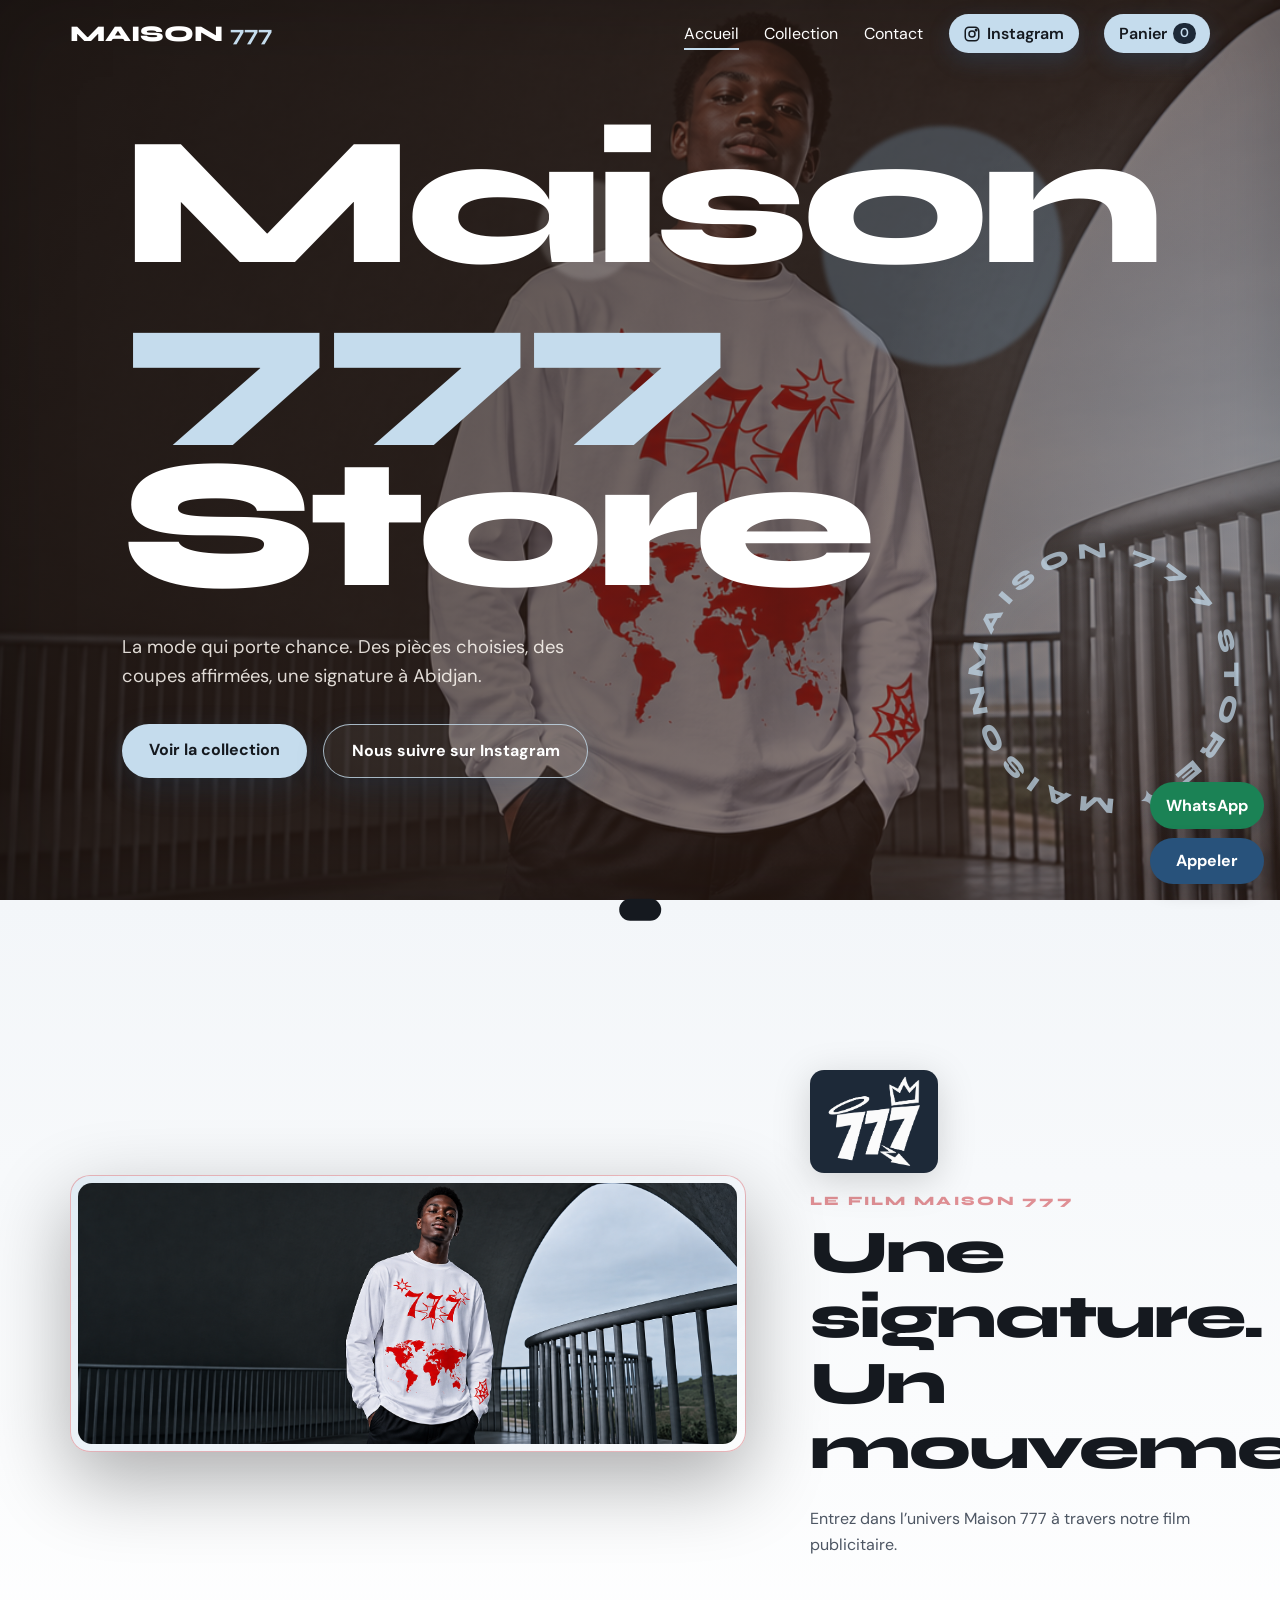
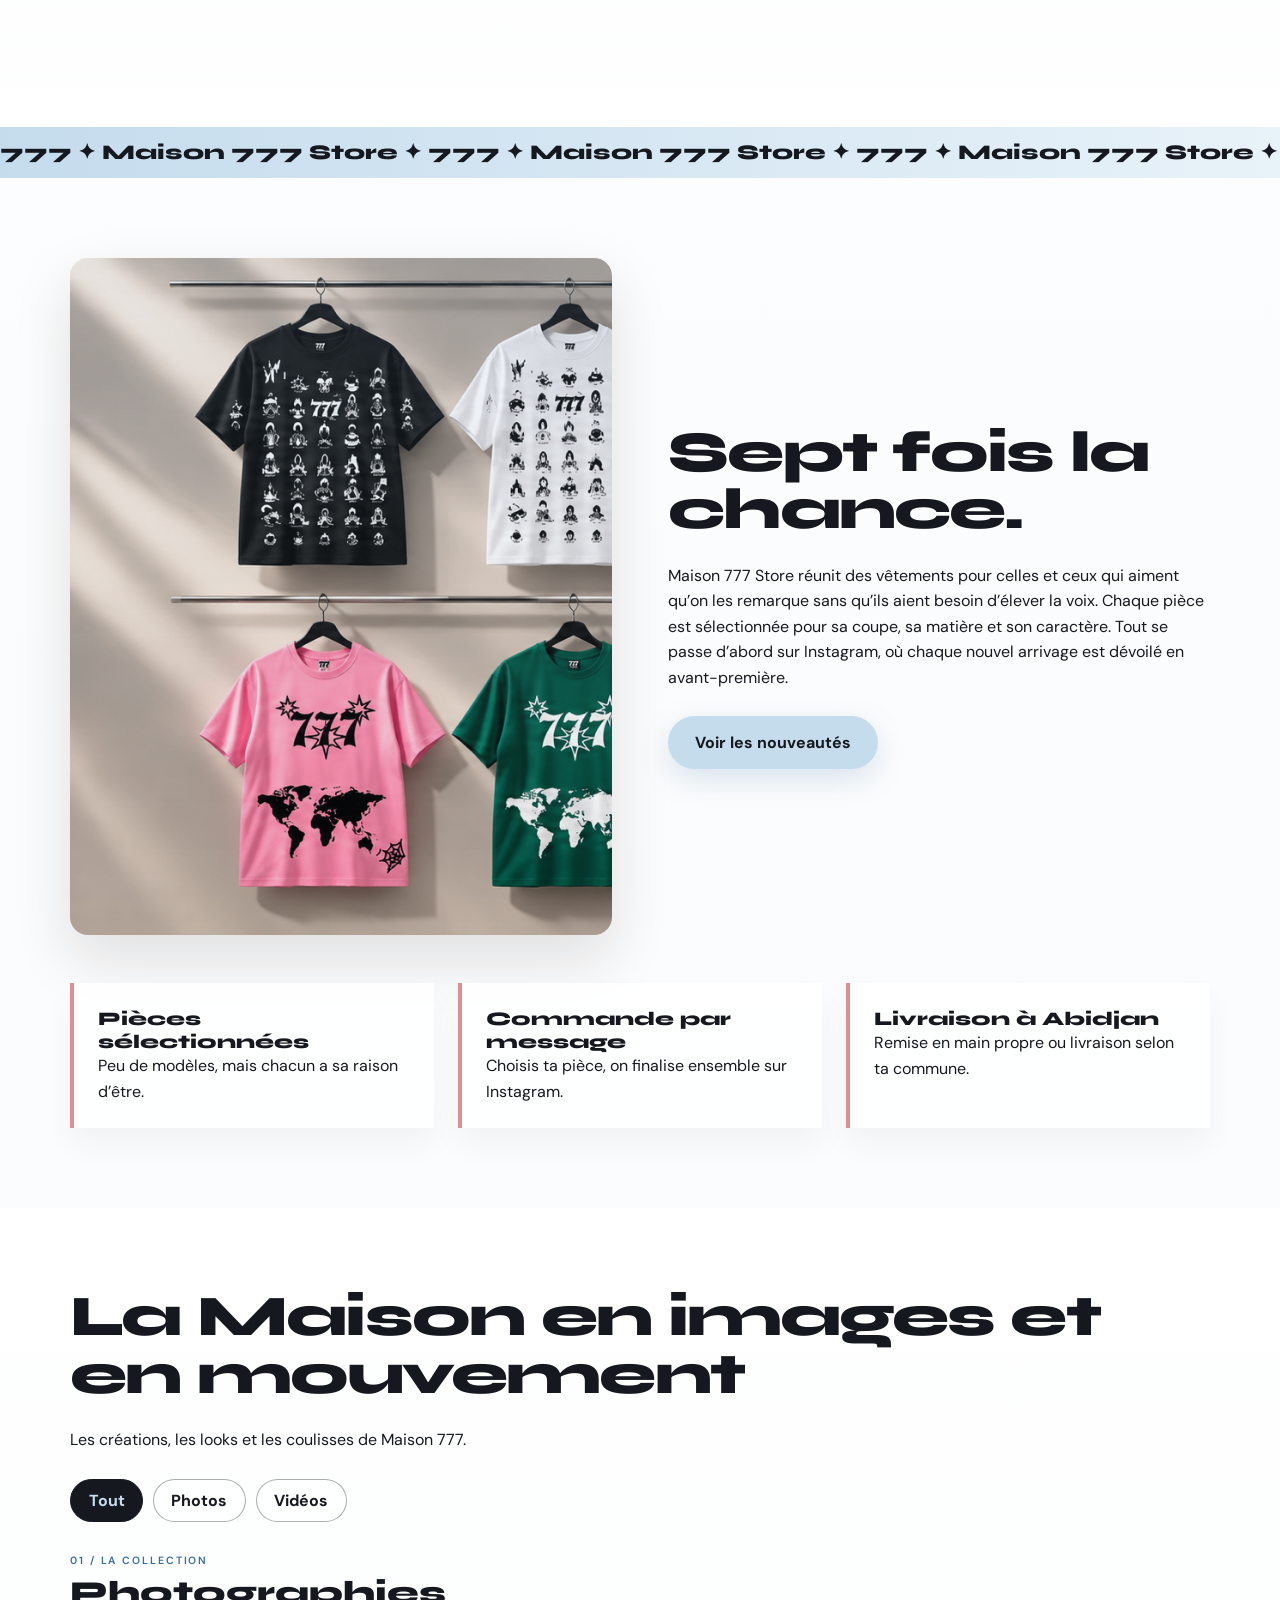
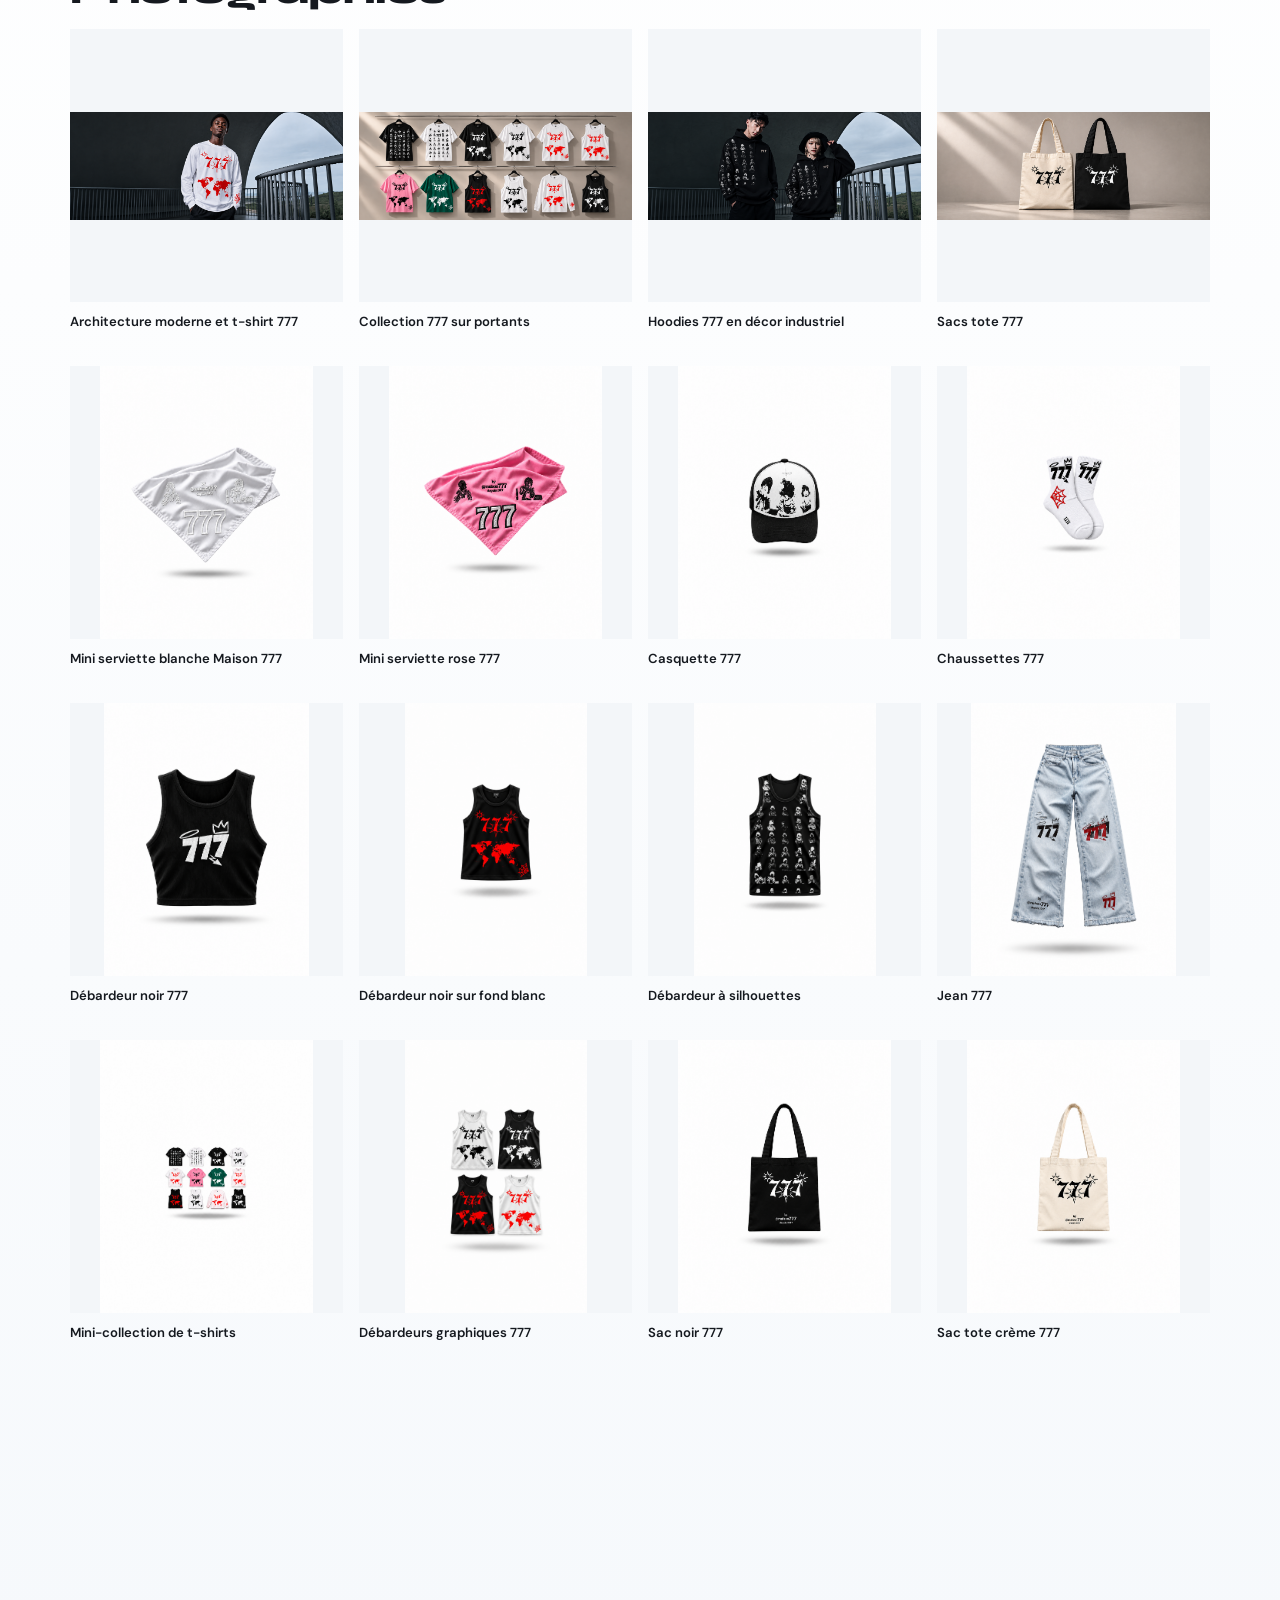
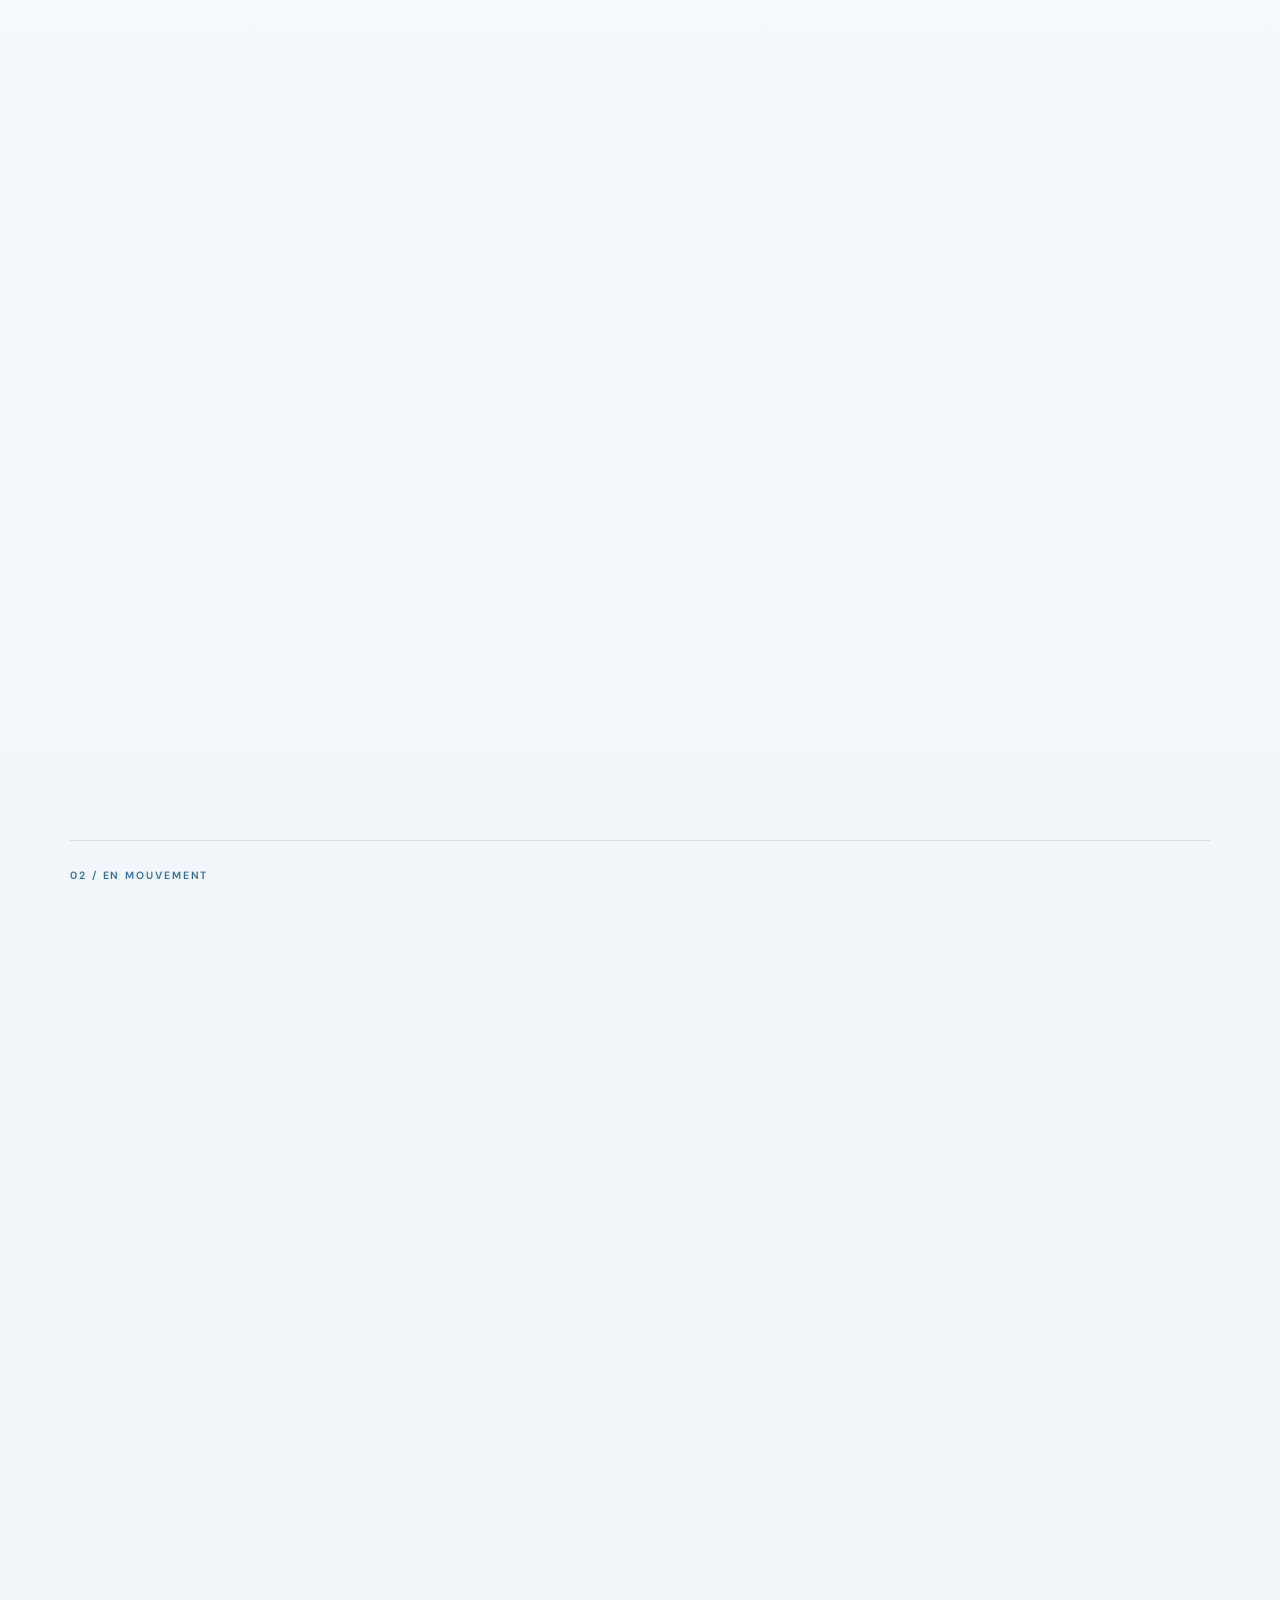
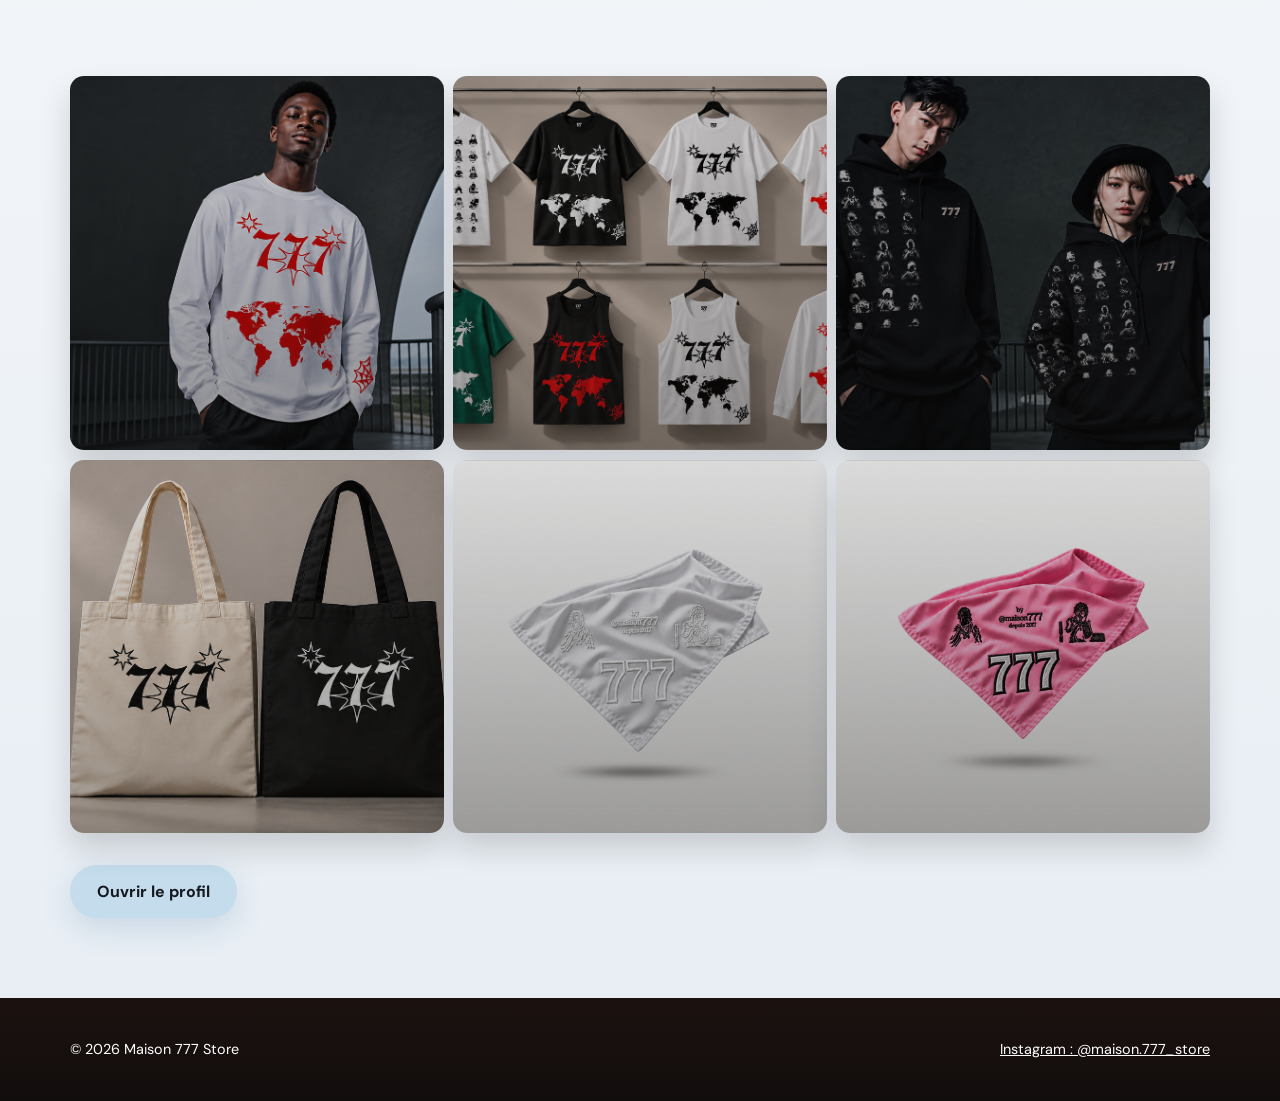
<file: index.html>
<!DOCTYPE html>
<html lang="fr">
<head>
<meta charset="utf-8">
<meta name="viewport" content="width=device-width, initial-scale=1">
<title>Maison 777 Store</title>
<meta name="description" content="Maison 777 Store : vêtements et accessoires à Abidjan.">
<link rel="preconnect" href="https://fonts.googleapis.com">
<link href="https://fonts.googleapis.com/css2?family=Syne:wght@500;800&family=DM+Sans:wght@400;600&display=swap" rel="stylesheet">
<link rel="icon" type="image/svg+xml" href="favicon.svg">
<link rel="stylesheet" href="css/style.css?v=gallery-20261106-v2">
</head>
<body data-page="index">

<div id="pre" aria-hidden="true"><div class="slots" id="slots"></div></div>
<div id="glow"></div>

<header id="hd">
  <div class="w">
    <a class="logo" href="index.html">MAISON <b>777</b></a>
    <button id="bg" aria-label="Menu">☰</button>
    <nav id="nav" aria-label="Navigation principale">
      <a class="l" href="index.html">Accueil</a>
      <a class="l" href="collection.html">Collection</a>
      <a class="l" href="contact.html">Contact</a>
      <a class="ico" href="https://www.instagram.com/maison.777_store" target="_blank" rel="noopener"><svg viewBox="0 0 24 24" fill="none" stroke="currentColor" stroke-width="2"><rect x="3" y="3" width="18" height="18" rx="5"/><circle cx="12" cy="12" r="4"/><circle cx="17.5" cy="6.5" r="1" fill="currentColor"/></svg>Instagram</a>
      <button class="ico" id="pan" aria-label="Ouvrir le panier">Panier <span id="nb">0</span></button>
    </nav>
  </div>
</header>

<main>
<section class="page actif" id="accueil">
  <div class="hero">
    <div class="f f1"></div><div class="f f2"></div>
    <svg class="sceau" viewBox="0 0 200 200" aria-hidden="true"><defs><path id="c" d="M100,100 m-80,0 a80,80 0 1,1 160,0 a80,80 0 1,1 -160,0"/></defs><text><textPath href="#c">MAISON 777 STORE ✦ MAISON 777 STORE ✦</textPath></text></svg>
    <div class="w">
      <h1 id="titre" aria-label="Maison 777 Store"><span class="m"><span>Maison</span></span><span class="m g"><span>777</span></span><span class="m"><span>Store</span></span></h1>
      <p>La mode qui porte chance. Des pièces choisies, des coupes affirmées, une signature à Abidjan.</p>
      <div class="cta"><a class="btn" href="collection.html">Voir la collection</a><a class="btn v" href="https://www.instagram.com/maison.777_store" target="_blank" rel="noopener">Nous suivre sur Instagram</a></div>
    </div>
  </div>
  <section class="spot sec" aria-labelledby="spot-title">
    <div class="w">
      <div class="spot-frame rv">
        <img class="spot-cover" src="images/gallery/cover-01.png" alt="Visuel de couverture du film publicitaire Maison 777" width="1991" height="789">
      </div>
      <div class="spot-copy rv">
        <img class="spot-logo" src="images/gallery/logo.png" alt="Logo officiel 777">
        <p class="spot-kicker">LE FILM MAISON 777</p>
        <h2 id="spot-title">Une signature. Un mouvement.</h2>
        <p>Entrez dans l’univers Maison 777 à travers notre film publicitaire.</p>
      </div>
    </div>
  </section>
  <div class="band" aria-hidden="true"><div id="mq"></div></div>
  <div class="sec w">
    <div class="duo">
      <div class="tissu rv" id="ti" role="img" aria-label="Collection Maison 777 sur portants"></div>
      <div class="rv"><h2>Sept fois la chance.</h2><p>Maison 777 Store réunit des vêtements pour celles et ceux qui aiment qu’on les remarque sans qu’ils aient besoin d’élever la voix. Chaque pièce est sélectionnée pour sa coupe, sa matière et son caractère. Tout se passe d’abord sur Instagram, où chaque nouvel arrivage est dévoilé en avant-première.</p><br><a class="btn" href="https://www.instagram.com/maison.777_store" target="_blank" rel="noopener">Voir les nouveautés</a></div>
    </div>
    <div class="val">
      <div class="rv"><h3>Pièces sélectionnées</h3><p>Peu de modèles, mais chacun a sa raison d’être.</p></div>
      <div class="rv interactive-card" data-highlight="contact" role="button" tabindex="0" aria-haspopup="dialog" aria-label="Choisir un moyen de contact"><h3>Commande par message</h3><p>Choisis ta pièce, on finalise ensemble sur Instagram.</p></div>
      <div class="rv interactive-card" data-highlight="delivery" role="button" tabindex="0" aria-haspopup="dialog" aria-label="Estimer les frais de livraison à Abidjan"><h3>Livraison à Abidjan</h3><p>Remise en main propre ou livraison selon ta commune.</p></div>
    </div>
  </div>
  <section class="lookbook sec" aria-labelledby="lookbook-title">
    <div class="w">
      <h2 class="rv" id="lookbook-title">La Maison en images et en mouvement</h2>
      <p class="rv">Les créations, les looks et les coulisses de Maison 777.</p>
      <div class="media-filters rv" id="media-filters" role="group" aria-label="Filtrer les médias">
        <button type="button" aria-pressed="true" data-media-filter="tout">Tout</button>
        <button type="button" aria-pressed="false" data-media-filter="photo">Photos</button>
        <button type="button" aria-pressed="false" data-media-filter="video">Vidéos</button>
      </div>
      <div class="media-grid" id="media-grid" aria-live="polite"></div>
    </div>
  </section>
  <div class="ig sec"><div class="w">
    <h2 class="rv">L’univers Maison 777 sur Instagram</h2><p class="rv">Explorez une sélection de visuels Maison 777, puis ouvrez le profil officiel pour découvrir les publications publiques.</p>
    <div class="igg" id="igg"></div>
    <a class="btn" href="https://www.instagram.com/maison.777_store" target="_blank" rel="noopener">Ouvrir le profil</a>
  </div></div>
</section>
</main>

<footer><div class="w"><span>© 2026 Maison 777 Store</span><a href="https://www.instagram.com/maison.777_store" target="_blank" rel="noopener">Instagram : @maison.777_store</a></div></footer>

<div id="ombre"></div>
<aside id="tiroir" aria-label="Panier">
  <div style="display:flex;justify-content:space-between;align-items:center"><h2 style="margin:0;font-size:2rem">Panier</h2><button class="x" id="fp" aria-label="Fermer" style="position:static">×</button></div>
  <div id="liste"></div>
  <div class="tot"><span>Total</span><span id="tt">0 FCFA</span></div>
  <a class="btn" id="cmd" href="https://ig.me/m/maison.777_store" target="_blank" rel="noopener" style="text-align:center">Commander sur Instagram</a>
</aside>

<div id="mod" role="dialog" aria-modal="true" aria-label="Aperçu du produit"><div class="mb">
  <button class="x" id="fm2" aria-label="Fermer">×</button>
  <div class="vis" id="mv"></div>
  <div><h2 id="mn" style="font-size:2rem"></h2><p id="md"></p><p class="prix" id="mp" style="font-weight:600;margin-top:.5rem"></p>
  <div class="tl" id="tl"></div><button class="btn" id="ma">Ajouter au panier</button></div>
</div></div>
<div id="toast" role="status"></div>

<script src="js/produits.js"></script>
<script src="js/medias.js?v=gallery-20261106-v2"></script>
<script src="js/app.js?v=gallery-20261106-v5"></script>
</body>
</html>
</file>
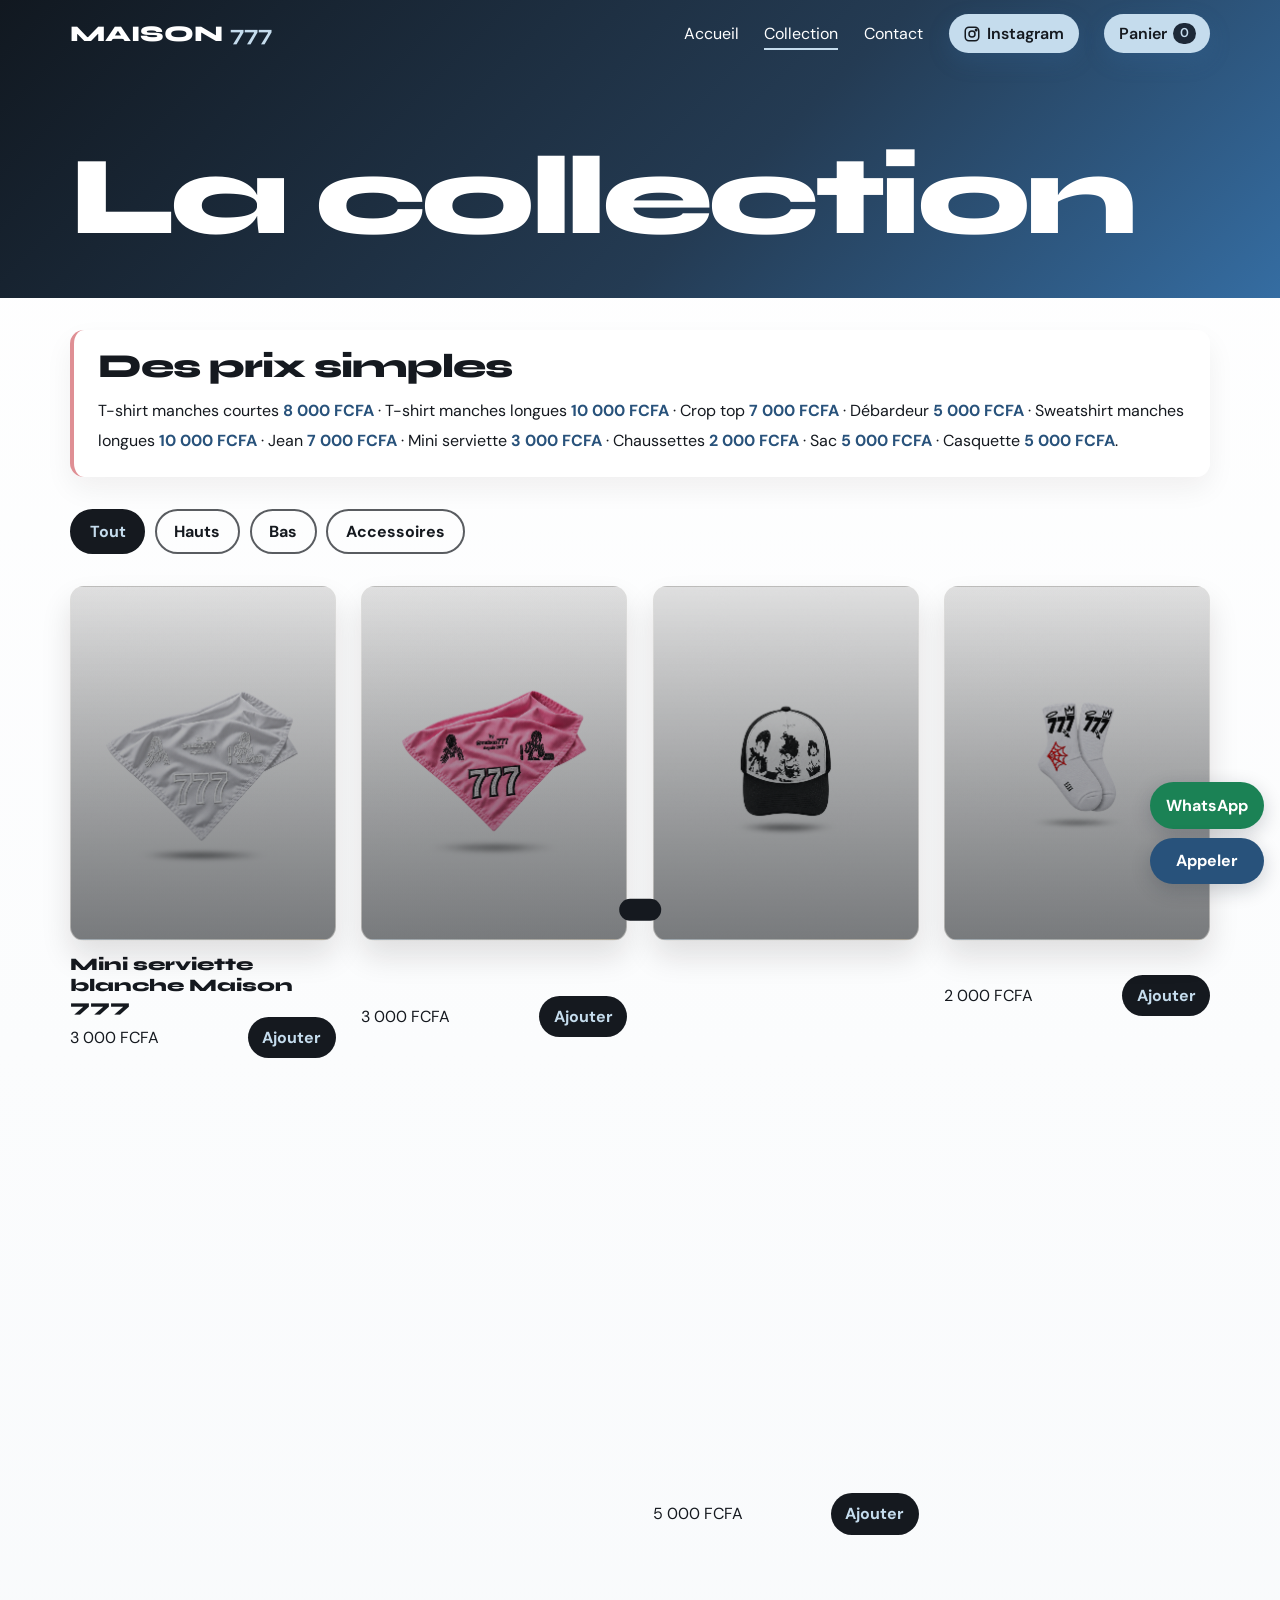
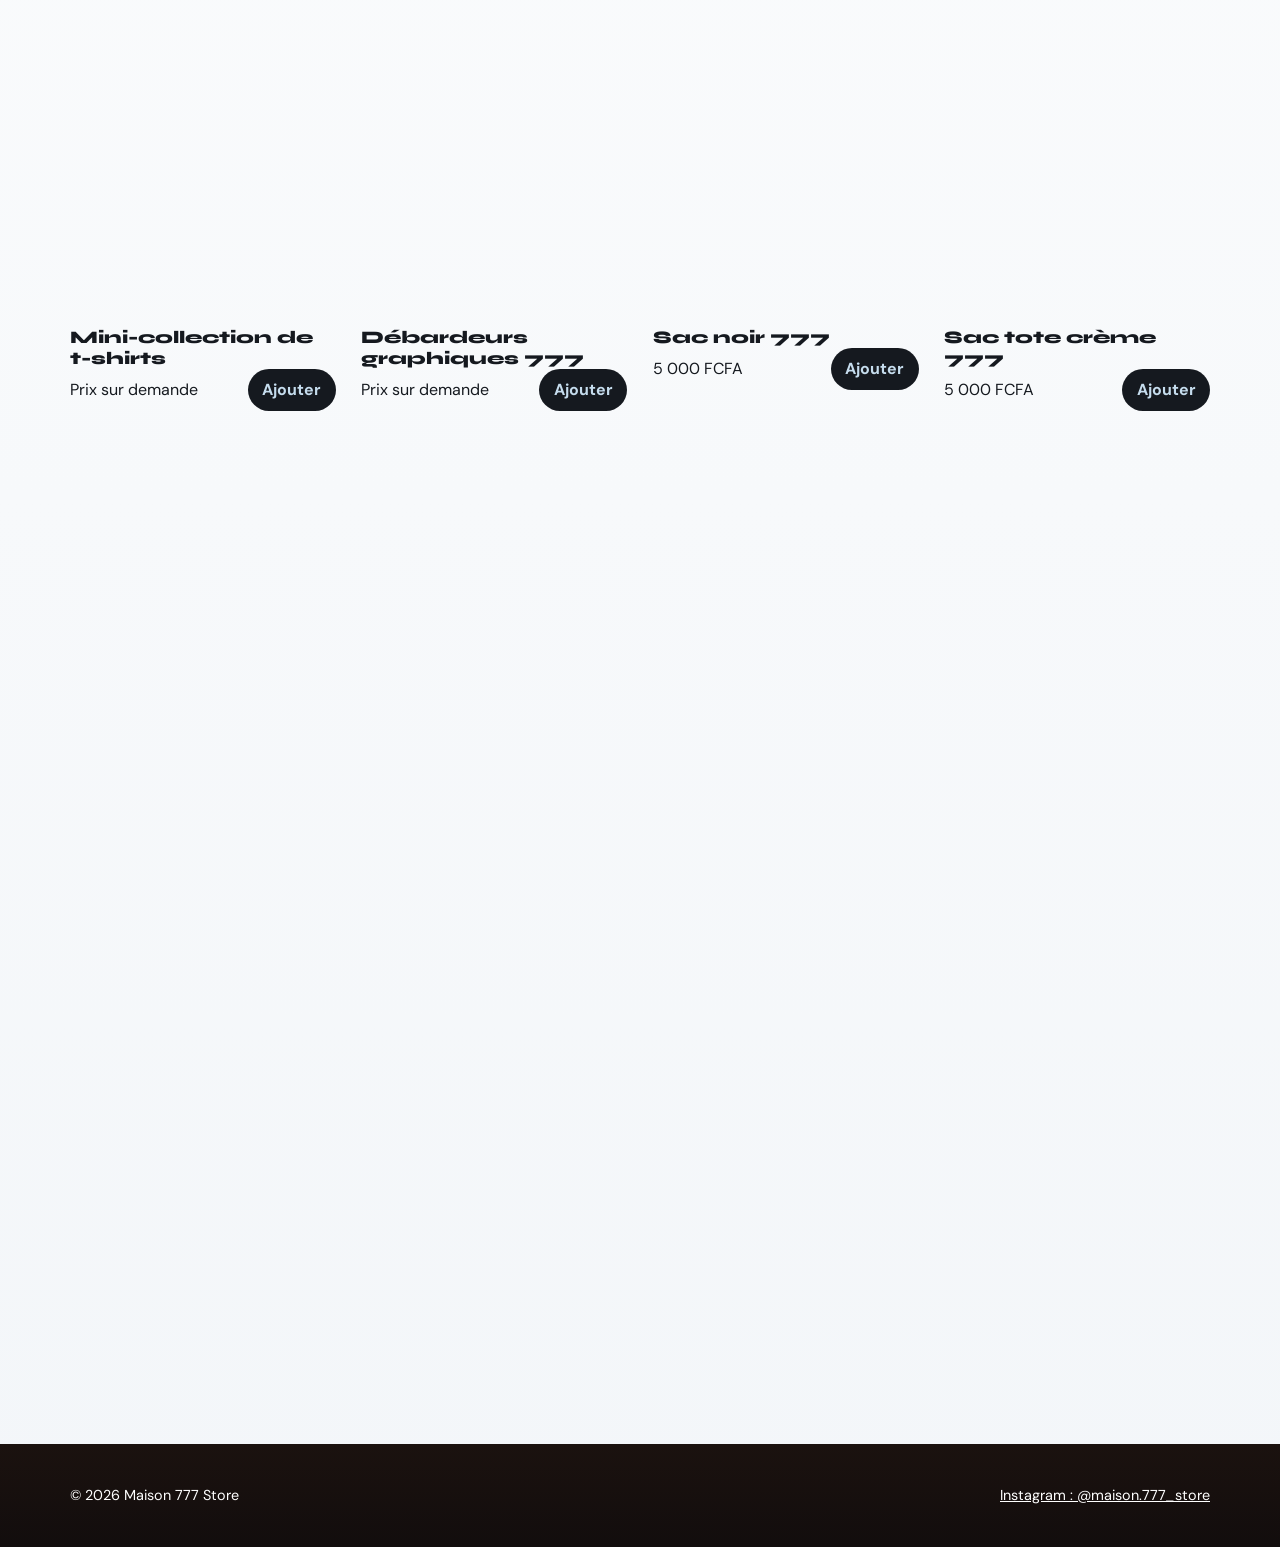
<file: collection.html>
<!DOCTYPE html>
<html lang="fr">
<head>
<meta charset="utf-8">
<meta name="viewport" content="width=device-width, initial-scale=1">
<title>Collection – Maison 777 Store</title>
<meta name="description" content="Toute la collection Maison 777 Store.">
<link rel="preconnect" href="https://fonts.googleapis.com">
<link href="https://fonts.googleapis.com/css2?family=Syne:wght@500;800&family=DM+Sans:wght@400;600&display=swap" rel="stylesheet">
<link rel="icon" type="image/svg+xml" href="favicon.svg">
<link rel="stylesheet" href="css/style.css">
</head>
<body data-page="collection">

<div id="glow"></div>

<header id="hd">
  <div class="w">
    <a class="logo" href="index.html">MAISON <b>777</b></a>
    <button id="bg" aria-label="Menu">☰</button>
    <nav id="nav" aria-label="Navigation principale">
      <a class="l" href="index.html">Accueil</a>
      <a class="l" href="collection.html">Collection</a>
      <a class="l" href="contact.html">Contact</a>
      <a class="ico" href="https://www.instagram.com/maison.777_store" target="_blank" rel="noopener"><svg viewBox="0 0 24 24" fill="none" stroke="currentColor" stroke-width="2"><rect x="3" y="3" width="18" height="18" rx="5"/><circle cx="12" cy="12" r="4"/><circle cx="17.5" cy="6.5" r="1" fill="currentColor"/></svg>Instagram</a>
      <button class="ico" id="pan" aria-label="Ouvrir le panier">Panier <span id="nb">0</span></button>
    </nav>
  </div>
</header>

<main>
<section class="page actif" id="collection">
  <div class="top"><div class="w"><h1>La collection</h1></div></div>
  <div class="sec w" style="padding-top:2rem">
    <div class="price-list" aria-label="Tarifs de la collection">
      <h2>Des prix simples</h2>
      <p>T-shirt manches courtes <strong>8 000 FCFA</strong> · T-shirt manches longues <strong>10 000 FCFA</strong> · Crop top <strong>7 000 FCFA</strong> · Débardeur <strong>5 000 FCFA</strong> · Sweatshirt manches longues <strong>10 000 FCFA</strong> · Jean <strong>7 000 FCFA</strong> · Mini serviette <strong>3 000 FCFA</strong> · Chaussettes <strong>2 000 FCFA</strong> · Sac <strong>5 000 FCFA</strong> · Casquette <strong>5 000 FCFA</strong>.</p>
    </div>
    <div class="fil" role="group" aria-label="Filtrer par type">
      <button aria-pressed="true" data-f="tout">Tout</button><button aria-pressed="false" data-f="haut">Hauts</button><button aria-pressed="false" data-f="bas">Bas</button><button aria-pressed="false" data-f="acc">Accessoires</button>
    </div>
    <div class="gr" id="gr"></div>
  </div>
</section>
</main>

<footer><div class="w"><span>© 2026 Maison 777 Store</span><a href="https://www.instagram.com/maison.777_store" target="_blank" rel="noopener">Instagram : @maison.777_store</a></div></footer>

<div id="ombre"></div>
<aside id="tiroir" aria-label="Panier">
  <div style="display:flex;justify-content:space-between;align-items:center"><h2 style="margin:0;font-size:2rem">Panier</h2><button class="x" id="fp" aria-label="Fermer" style="position:static">×</button></div>
  <div id="liste"></div>
  <div class="tot"><span>Total</span><span id="tt">0 FCFA</span></div>
  <a class="btn" id="cmd" href="https://ig.me/m/maison.777_store" target="_blank" rel="noopener" style="text-align:center">Commander sur Instagram</a>
</aside>

<div id="mod" role="dialog" aria-modal="true" aria-label="Aperçu du produit"><div class="mb">
  <button class="x" id="fm2" aria-label="Fermer">×</button>
  <div class="vis" id="mv"></div>
  <div><h2 id="mn" style="font-size:2rem"></h2><p id="md"></p><p class="prix" id="mp" style="font-weight:600;margin-top:.5rem"></p>
  <div class="tl" id="tl"></div><button class="btn" id="ma">Ajouter au panier</button></div>
</div></div>
<div id="toast" role="status"></div>

<script src="js/produits.js"></script>
<script src="js/app.js"></script>
</body>
</html>
</file>
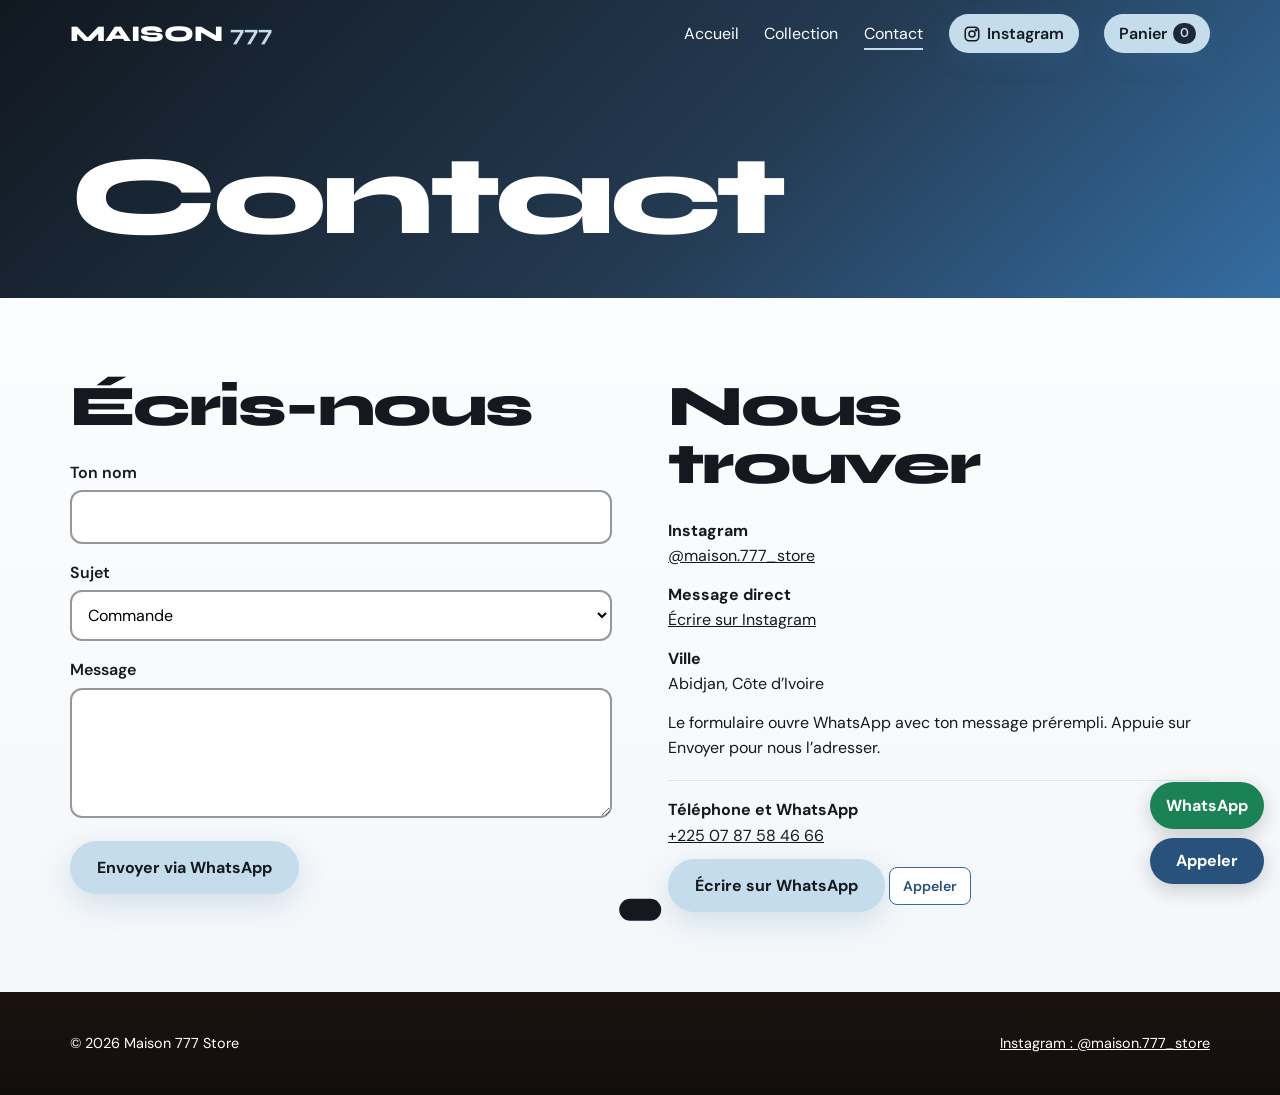
<file: contact.html>
<!DOCTYPE html>
<html lang="fr">
<head>
<meta charset="utf-8">
<meta name="viewport" content="width=device-width, initial-scale=1">
<title>Contact – Maison 777 Store</title>
<meta name="description" content="Contacter Maison 777 Store.">
<link rel="preconnect" href="https://fonts.googleapis.com">
<link href="https://fonts.googleapis.com/css2?family=Syne:wght@500;800&family=DM+Sans:wght@400;600&display=swap" rel="stylesheet">
<link rel="icon" type="image/svg+xml" href="favicon.svg">
<link rel="stylesheet" href="css/style.css">
</head>
<body data-page="contact">

<div id="glow"></div>

<header id="hd">
  <div class="w">
    <a class="logo" href="index.html">MAISON <b>777</b></a>
    <button id="bg" aria-label="Menu">☰</button>
    <nav id="nav" aria-label="Navigation principale">
      <a class="l" href="index.html">Accueil</a>
      <a class="l" href="collection.html">Collection</a>
      <a class="l" href="contact.html">Contact</a>
      <a class="ico" href="https://www.instagram.com/maison.777_store" target="_blank" rel="noopener"><svg viewBox="0 0 24 24" fill="none" stroke="currentColor" stroke-width="2"><rect x="3" y="3" width="18" height="18" rx="5"/><circle cx="12" cy="12" r="4"/><circle cx="17.5" cy="6.5" r="1" fill="currentColor"/></svg>Instagram</a>
      <button class="ico" id="pan" aria-label="Ouvrir le panier">Panier <span id="nb">0</span></button>
    </nav>
  </div>
</header>

<main>
<section class="page actif" id="contact">
  <div class="top"><div class="w"><h1>Contact</h1></div></div>
  <div class="sec w ct">
    <div>
      <h2>Écris-nous</h2>
      <form id="fm">
        <label for="n">Ton nom</label><input id="n" required>
        <label for="s">Sujet</label><select id="s"><option>Commande</option><option>Taille et disponibilité</option><option>Collaboration</option><option>Autre</option></select>
        <label for="m">Message</label><textarea id="m" required></textarea>
        <p style="margin-top:1rem"><button class="btn" type="submit">Envoyer via Instagram</button></p>
        <p id="ok" role="status" style="font-weight:600"></p>
      </form>
    </div>
    <div>
      <h2>Nous trouver</h2>
      <p><strong>Instagram</strong><br><a href="https://www.instagram.com/maison.777_store" target="_blank" rel="noopener">@maison.777_store</a></p>
      <p><strong>Message direct</strong><br><a href="https://ig.me/m/maison.777_store" target="_blank" rel="noopener">Écrire sur Instagram</a></p>
      <p><strong>Ville</strong><br>Abidjan, Côte d’Ivoire</p>
      <p>Le formulaire copie ton message et ouvre la conversation Instagram : il ne te reste qu’à le coller et l’envoyer.</p>
    </div>
  </div>
</section>
</main>

<footer><div class="w"><span>© 2026 Maison 777 Store</span><a href="https://www.instagram.com/maison.777_store" target="_blank" rel="noopener">Instagram : @maison.777_store</a></div></footer>

<div id="ombre"></div>
<aside id="tiroir" aria-label="Panier">
  <div style="display:flex;justify-content:space-between;align-items:center"><h2 style="margin:0;font-size:2rem">Panier</h2><button class="x" id="fp" aria-label="Fermer" style="position:static">×</button></div>
  <div id="liste"></div>
  <div class="tot"><span>Total</span><span id="tt">0 FCFA</span></div>
  <a class="btn" id="cmd" href="https://ig.me/m/maison.777_store" target="_blank" rel="noopener" style="text-align:center">Commander sur Instagram</a>
</aside>

<div id="mod" role="dialog" aria-modal="true" aria-label="Aperçu du produit"><div class="mb">
  <button class="x" id="fm2" aria-label="Fermer">×</button>
  <div class="vis" id="mv"></div>
  <div><h2 id="mn" style="font-size:2rem"></h2><p id="md"></p><p class="prix" id="mp" style="font-weight:600;margin-top:.5rem"></p>
  <div class="tl" id="tl"></div><button class="btn" id="ma">Ajouter au panier</button></div>
</div></div>
<div id="toast" role="status"></div>

<script src="js/produits.js"></script>
<script src="js/app.js"></script>
</body>
</html>
</file>
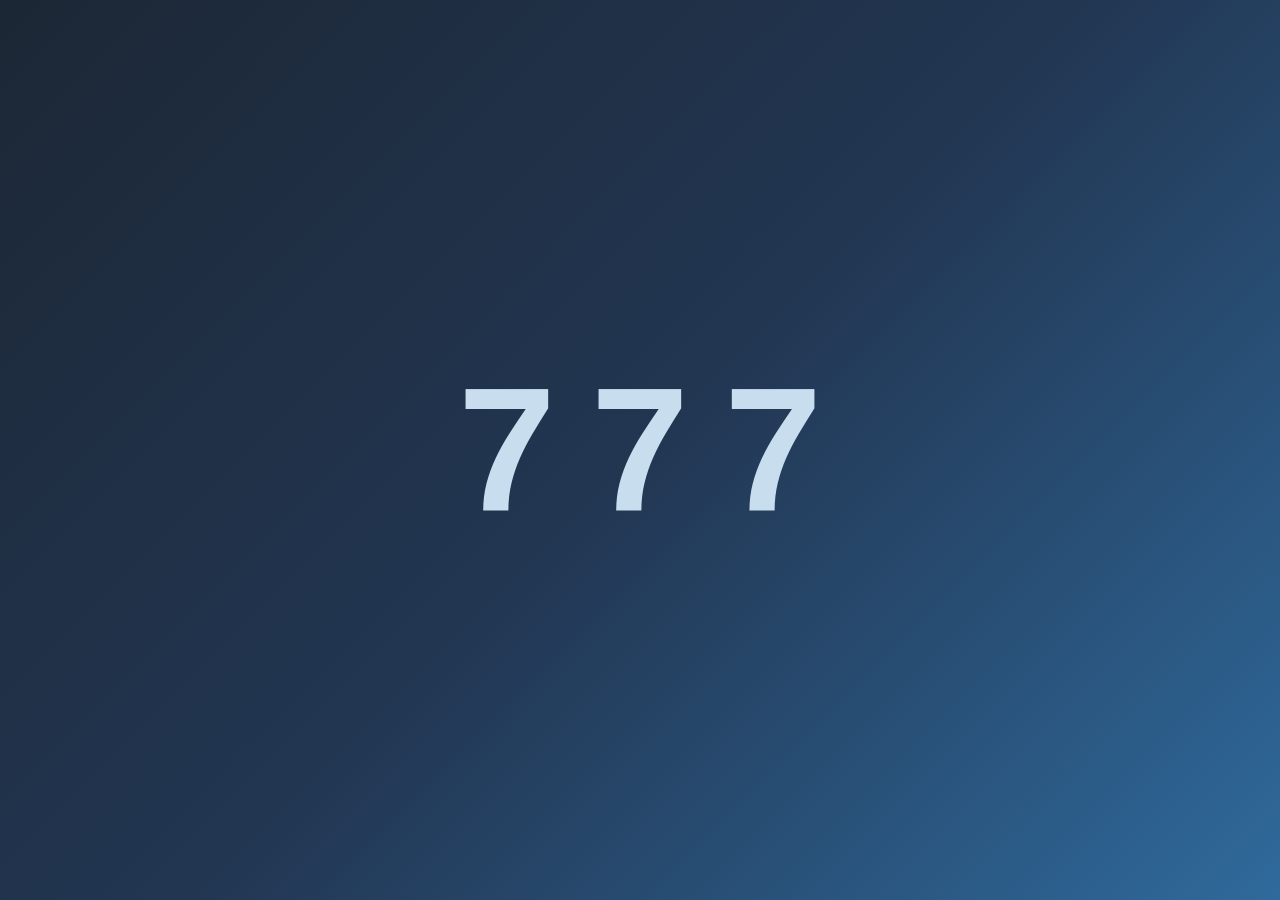
<file: offline.html>
<!DOCTYPE html>
<html lang="fr">
<head>
<meta charset="utf-8">
<meta name="viewport" content="width=device-width, initial-scale=1">
<meta name="theme-color" content="#1c2735">
<title>Hors connexion – Maison 777</title>
<style>
:root{--chiffre:#C8DDEE;color-scheme:dark}
*{box-sizing:border-box;margin:0}
body{min-height:100vh;min-height:100dvh;display:grid;place-items:center;padding:1.5rem;text-align:center;background:linear-gradient(135deg,#1C2735 0%,#223652 50%,#2F6A9C 100%);color:var(--chiffre);font:400 1rem/1.6 system-ui,-apple-system,'Segoe UI',sans-serif}
main{max-width:460px;width:100%}
.slots{display:flex;gap:.4rem;justify-content:center;height:1em;overflow:hidden;font:800 clamp(5rem,24vw,11rem)/1 'Syne','Arial Black',Impact,sans-serif;color:var(--chiffre)}
.slots div{height:1em;overflow:hidden}
.slots span{display:block;transform:translateY(-7em);animation:cycle 4s infinite backwards}
.slots div:nth-child(2) span{animation-delay:.3s}
.slots div:nth-child(3) span{animation-delay:.6s}
.slots i{display:block;height:1em;width:.72em;font-style:normal;line-height:1em}
.sr-only{position:absolute;width:1px;height:1px;padding:0;margin:-1px;overflow:hidden;clip:rect(0,0,0,0);white-space:nowrap;border:0}
@keyframes cycle{0%{transform:translateY(-7em)}25%{transform:translateY(-7em);animation-timing-function:cubic-bezier(.2,.9,.25,1)}85%{transform:translateY(-27em)}100%{transform:translateY(-27em)}}
@media(prefers-reduced-motion:reduce){.slots span{animation:none}}
</style>
</head>
<body>
<main><div class="slots" id="slots" role="img" aria-label="777, Maison 777 hors connexion"></div><p class="sr-only">Le site Maison 777 sera ouvert lorsque la connexion sera rétablie.</p></main>
<script>
'use strict';
const slots=document.getElementById('slots');
slots.innerHTML=[0,1,2].map(()=>'<div><span>'+Array.from({length:30},(_,i)=>'<i>'+(i%10)+'</i>').join('')+'</span></div>').join('');
let redirectPending=false,redirected=false;
const goHome=()=>{if(!redirectPending||redirected)return;redirected=true;location.replace(new URL('./index.html',location.href).href)};
async function checkConnection(){
 if(redirectPending||redirected||navigator.onLine===false)return;
 try{
  const checkUrl=new URL('./index.html?__m777_network_check='+Date.now(),location.href);
  const response=await fetch(checkUrl,{method:'HEAD',cache:'no-store'});
  if(!response.ok)return;
  redirectPending=true;
  const lastRoll=slots.querySelector('div:last-child span');
  if(matchMedia('(prefers-reduced-motion: reduce)').matches){setTimeout(goHome,250);return}
  lastRoll.addEventListener('animationiteration',goHome,{once:true});
  setTimeout(goHome,4800);
 }catch(error){console.info('Maison 777 reste hors connexion.',error)}
}
addEventListener('online',checkConnection);
setInterval(checkConnection,4000);
checkConnection();
</script>
</body>
</html>
</file>
<file: css/style.css>
:root{--bg:#fff;--sand:#f3f6f9;--ivory:#fff;--ink:#15191f;--copper:#356da2;--copper-strong:#28527b;--olive:#4b6c89;--gold:#c5dced;--terracotta:#df8f94;--shadow:rgba(17,24,39,.16);--vin:#1d2938;--or:#8db6d9;--lilas:#fff;--em:#df8f94;--encre:#15191f;--d:'Syne','Arial Black',sans-serif;--t:'DM Sans',system-ui,sans-serif}
*{box-sizing:border-box;margin:0}
html{scroll-behavior:smooth}
body{font:400 1rem/1.6 var(--t);background:linear-gradient(180deg,#fff 0%,#f3f6f9 100%);color:var(--ink);overflow-x:hidden}
body.fige{overflow:hidden}
a{color:inherit}button{font:inherit;cursor:pointer}
:focus-visible{outline:3px solid var(--gold);outline-offset:3px}
.w{max-width:1180px;margin:0 auto;padding:0 1.25rem}

/* Préchargeur : machine à sous 777 */
#pre{position:fixed;inset:0;background:linear-gradient(135deg,#1d2938,#243b53 60%,#356da2);z-index:100;display:grid;place-items:center;transition:transform .9s cubic-bezier(.77,0,.18,1)}
#pre.fin{transform:translateY(-100%)}
.slots{display:flex;gap:.4rem;font:800 clamp(5rem,22vw,12rem)/1 var(--d);color:var(--gold);height:1em;overflow:hidden}
.slots div{height:1em;overflow:hidden}
.slots span{display:block;animation:roule 1.6s cubic-bezier(.2,.9,.25,1) forwards}
.slots div:nth-child(2) span{animation-duration:2s}.slots div:nth-child(3) span{animation-duration:2.4s}
.slots i{display:block;font-style:normal;height:1em;text-align:center}
@keyframes roule{to{transform:translateY(-17em)}}

/* Curseur */
#glow{position:fixed;width:340px;height:340px;border-radius:50%;pointer-events:none;z-index:1;background:radial-gradient(circle,rgba(53,109,162,.22),transparent 65%);transform:translate(-50%,-50%);left:-400px;top:-400px}

/* En-tête */
header{position:fixed;inset:0 0 auto 0;z-index:20;transition:background .4s,transform .4s}
header.sol{background:rgba(18,24,31,.94);backdrop-filter:blur(10px)}
header.cache{transform:translateY(-100%)}
header .w{display:flex;align-items:center;justify-content:space-between;padding-block:.9rem}
.logo{font:800 1.4rem var(--d);text-decoration:none;color:var(--ivory)}
.logo b{color:var(--gold)}
nav{display:flex;gap:1.6rem;align-items:center;color:var(--ivory)}
nav a.l{text-decoration:none;position:relative;padding:.2rem 0}
nav a.l::after{content:"";position:absolute;left:0;bottom:0;height:2px;width:100%;background:var(--gold);transform:scaleX(0);transform-origin:left;transition:transform .35s}
nav a.l:hover::after,nav a[aria-current]::after{transform:scaleX(1)}
.ico{display:inline-flex;align-items:center;gap:.4rem;background:var(--gold);color:var(--ink);border:0;border-radius:99px;padding:.4rem .9rem;font-weight:600;text-decoration:none;box-shadow:0 8px 22px rgba(53,109,162,.22)}
.ico svg{width:18px;height:18px}
#pan span{background:var(--vin);color:var(--gold);border-radius:99px;min-width:1.4rem;text-align:center;font-size:.8rem;display:inline-block}
#pan.bump{animation:bump .4s}
@keyframes bump{50%{transform:scale(1.25)}}
#bg{display:none;background:none;border:0;color:var(--ivory);font-size:1.6rem}

/* Pages */
.page{min-height:100vh}
.page.actif{display:block;animation:pg .7s cubic-bezier(.2,.8,.2,1)}
@keyframes pg{from{opacity:0;clip-path:inset(0 0 100% 0)}to{opacity:1;clip-path:inset(0)}}

/* Hero */
.hero{background:linear-gradient(120deg,rgba(31,21,17,.82),rgba(76,46,33,.5)),url("../images/gallery/cover-01.png") center/cover no-repeat;color:var(--ivory);min-height:100vh;display:flex;align-items:center;position:relative;overflow:hidden;box-shadow:inset 0 0 80px rgba(0,0,0,.2)}
.hero::before{content:"";position:absolute;inset:0;background:radial-gradient(circle at right center,rgba(197,220,237,.24),transparent 30%)}
.hero .w{position:relative;z-index:2}
.hero h1{font:800 clamp(3.4rem,15vw,11.5rem)/.88 var(--d);letter-spacing:-.04em;position:relative;z-index:2}
.hero h1 .m{display:block;overflow:hidden}
.hero h1 .m span{display:inline-block;transform:translateY(105%);animation:monte .9s cubic-bezier(.2,.9,.2,1) forwards}
.hero h1 .g{color:var(--gold)}
@keyframes monte{to{transform:none}}
.hero p{max-width:36ch;margin:1.6rem 0 2rem;font-size:1.15rem;position:relative;z-index:2;color:rgba(255,250,245,.86)}
.cta{display:flex;gap:1rem;flex-wrap:wrap;position:relative;z-index:2}
.btn{display:inline-block;background:var(--gold);color:var(--ink);padding:.85rem 1.7rem;border-radius:999px;font-weight:700;text-decoration:none;border:0;transition:transform .2s,background .2s,box-shadow .2s;box-shadow:0 10px 30px rgba(53,109,162,.18)}
.btn:hover{background:#e2f0fa;transform:translateY(-2px)}
.btn.v{background:rgba(255,255,255,.06);color:var(--ivory);border:1.5px solid rgba(197,220,237,.8)}
.btn.v:hover{background:var(--gold);color:var(--ink)}
.sceau{position:absolute;right:max(2vw,1rem);bottom:8vh;width:clamp(150px,24vw,300px);z-index:1;animation:tourne 22s linear infinite;opacity:.72;filter:drop-shadow(0 0 16px rgba(197,220,237,.35))}
.sceau text{font:800 15px var(--d);fill:var(--gold);letter-spacing:5px}
@keyframes tourne{to{transform:rotate(360deg)}}
.f{position:absolute;border-radius:50%;filter:blur(2px);animation:flotte 9s ease-in-out infinite;opacity:.8}
.f1{width:240px;height:240px;background:rgba(141,182,217,.32);right:17%;top:14%}
.f2{width:100px;height:100px;background:rgba(255,255,255,.18);left:42%;top:20%;animation-delay:-3s}
@keyframes flotte{50%{transform:translateY(-40px) scale(1.08)}}

/* Film publicitaire */
.spot{background:linear-gradient(180deg,#f3f6f9,#fff);color:var(--ink);overflow:hidden}
.spot .w{display:grid;grid-template-columns:minmax(0,1.35fr) minmax(16rem,.8fr);align-items:center;gap:clamp(2rem,5vw,4rem);padding-block:clamp(3rem,7vw,6rem)}
.spot-copy{max-width:none;margin:0;text-align:left}
.spot-logo{display:block;width:clamp(5rem,10vw,8rem);height:auto;margin:0 0 1.25rem;padding:.4rem;object-fit:contain;border-radius:14px;background:#1d2938;filter:drop-shadow(0 8px 18px rgba(0,0,0,.16))}
.spot-kicker{margin-bottom:.65rem;color:var(--terracotta);font:800 .8rem var(--d);letter-spacing:.18em}
.spot h2{font:800 clamp(2rem,5vw,3.8rem)/1.08 var(--d)}
.spot-copy>p:last-child{margin-top:.8rem;color:#4d5663}
.spot-frame{max-width:none;margin:0;padding:.45rem;border:1px solid rgba(223,143,148,.65);border-radius:20px;background:linear-gradient(135deg,rgba(141,182,217,.2),rgba(255,255,255,.04));box-shadow:0 28px 80px rgba(0,0,0,.32)}
.spot-cover{display:block;width:100%;height:auto;border-radius:14px}
@media(max-width:800px){.spot .w{grid-template-columns:1fr;gap:1.75rem}.spot-frame{width:100%;max-width:680px;margin-inline:auto}.spot-copy{text-align:center}.spot-logo{margin-inline:auto;margin-bottom:1.25rem}}
@media(max-width:600px){.spot-frame{padding:.25rem;border-radius:14px}.spot-cover{border-radius:10px}}


/* Bandeau défilant */
.band{background:linear-gradient(90deg,var(--gold),#e8f2f9);color:var(--ink);overflow:hidden;white-space:nowrap;padding:.8rem 0;font:800 1.3rem var(--d)}
.band div{display:inline-block;animation:def 24s linear infinite}
.band:hover div{animation-play-state:paused}
@keyframes def{to{transform:translateX(-50%)}}

.sec{padding-block:5rem}
h2{font:800 clamp(2rem,6vw,3.6rem)/1 var(--d);letter-spacing:-.03em;margin-bottom:1.5rem}
.duo{display:grid;grid-template-columns:1fr 1fr;gap:3.5rem;align-items:center}
.tissu{aspect-ratio:4/5;border-radius:18px;box-shadow:0 24px 60px rgba(26,19,15,.12);background:linear-gradient(180deg,rgba(141,182,217,.16),rgba(17,24,31,.05)),url("../images/gallery/cover-02.png") center/cover no-repeat;transition:transform .15s}
.val{display:grid;grid-template-columns:repeat(3,1fr);gap:1.5rem;margin-top:3rem}
.val div{padding:1.5rem;border-left:4px solid var(--terracotta);background:rgba(255,255,255,.9);transition:transform .3s;box-shadow:0 16px 30px rgba(28,20,15,.04)}
.val div:hover{transform:translateY(-8px)}
.val h3{font:800 1.2rem var(--d)}

/* Révélation au défilement */
.rv{opacity:0;transform:translateY(40px);transition:opacity .8s,transform .8s cubic-bezier(.2,.8,.2,1)}
.rv.on{opacity:1;transform:none}

/* Collection */
.top{background:linear-gradient(135deg,#111820,#243b53 58%,#356da2);color:var(--ivory);padding:9rem 0 3rem}
.top h1{font:800 clamp(2.6rem,10vw,7rem)/.95 var(--d);letter-spacing:-.04em}
.fil{display:flex;gap:.6rem;flex-wrap:wrap;margin:2rem 0}
.price-list{padding:1.25rem 1.5rem;margin-bottom:1.5rem;border-left:4px solid var(--terracotta);border-radius:14px;background:rgba(255,255,255,.92);box-shadow:0 12px 28px rgba(28,20,15,.06)}
.price-list h2{font-size:clamp(1.5rem,4vw,2.1rem);margin-bottom:.75rem}
.price-list p{line-height:1.9}
.price-list strong{white-space:nowrap;color:var(--copper-strong)}
.fil button{background:transparent;border:2px solid rgba(21,25,31,.7);color:var(--ink);padding:.5rem 1.1rem;border-radius:999px;font-weight:700;transition:.25s}
.fil button[aria-pressed=true]{background:var(--ink);color:var(--gold);border-color:var(--ink)}
.gr{display:grid;grid-template-columns:repeat(auto-fill,minmax(240px,1fr));gap:1.6rem}
.pr{transition:opacity .35s,transform .35s;perspective:700px}
.pr.out{opacity:0;transform:scale(.9)}
.pr[hidden]{display:none}
.car{transition:transform .15s;transform-style:preserve-3d}
.vis{aspect-ratio:3/4;border-radius:14px;margin-bottom:.8rem;position:relative;overflow:hidden;cursor:pointer;background-size:cover;background-position:center;box-shadow:0 16px 30px rgba(28,20,15,.12);border:1px solid rgba(28,20,15,.06)}
.vis::before{content:"";position:absolute;inset:0;background:linear-gradient(180deg,rgba(17,24,31,.06),rgba(17,24,31,.38));}
.vis::after{content:"Aperçu";position:absolute;inset:auto 0 0 0;background:linear-gradient(135deg,var(--gold),#f3d7ab);text-align:center;padding:.5rem;font-weight:700;color:var(--ink);transform:translateY(100%);transition:transform .3s;z-index:2}
.vis:hover::after{transform:none}
.v0{background:repeating-linear-gradient(45deg,var(--em) 0 18px,var(--or) 18px 24px)}
.v1{background:radial-gradient(circle,var(--or) 0 18%,transparent 19%) 0 0/46px 46px,var(--vin)}
.v2{background:repeating-linear-gradient(0deg,var(--encre) 0 30px,var(--lilas) 30px 36px,var(--encre) 36px 66px)}
.v3{background:conic-gradient(from 45deg,var(--em),var(--vin),var(--or),var(--em))}
.v4{background:repeating-linear-gradient(90deg,var(--or) 0 28px,var(--vin) 28px 56px)}
.v5{background:linear-gradient(135deg,var(--vin) 50%,var(--em) 50%)}
.v6{background:repeating-radial-gradient(circle at 30% 30%,var(--or) 0 10px,var(--encre) 10px 22px)}
.v7{background:linear-gradient(160deg,var(--em),var(--or))}
.pr h3{font:800 1.1rem var(--d)}
.inf{display:flex;justify-content:space-between;align-items:center}
.add{background:var(--ink);color:var(--gold);border:0;border-radius:999px;padding:.5rem .9rem;font-weight:700;transition:.2s}
.add:hover{background:var(--copper)}

/* Instagram */
.ig{background:linear-gradient(180deg,#f3f6f9,#e8eef4);color:var(--ink)}
.igg{display:grid;grid-template-columns:repeat(3,1fr);gap:.6rem;margin:2rem 0}
.igg a{aspect-ratio:1;border-radius:14px;position:relative;overflow:hidden;display:block;transition:transform .3s;background-size:cover;background-position:center;box-shadow:0 16px 30px rgba(0,0,0,.15)}
.igg a:hover{transform:scale(.96) rotate(-1deg)}
.igg a::after{content:"@maison.777_store";position:absolute;inset:0;display:grid;place-items:center;background:rgba(17,24,31,.7);color:var(--gold);font-weight:700;opacity:0;transition:opacity .3s}
.igg a:hover::after{opacity:1}

/* Lookbook */
.lookbook{background:linear-gradient(180deg,#fff,#f0f5fa)}
.media-filters{display:flex;gap:.6rem;flex-wrap:wrap;margin:1.6rem 0 2rem}
.media-filters button{border:1px solid rgba(21,25,31,.35);background:rgba(255,255,255,.55);color:var(--ink);padding:.5rem 1.1rem;border-radius:999px;font-weight:700;transition:background .25s,color .25s,transform .25s}
.media-filters button:hover{transform:translateY(-2px)}
.media-filters button[aria-pressed=true]{background:var(--ink);border-color:var(--ink);color:var(--gold)}
.media-grid{display:grid;grid-template-columns:repeat(auto-fill,minmax(min(100%,210px),1fr));gap:1rem}
.media-card{min-width:0;overflow:hidden;border-radius:14px;background:var(--ivory);box-shadow:0 14px 30px rgba(28,20,15,.09);transition:transform .3s,box-shadow .3s}
.media-card:hover{transform:translateY(-5px);box-shadow:0 20px 36px rgba(28,20,15,.16)}
.media-card[hidden]{display:none}
.media-card img,.media-card video{display:block;width:100%;aspect-ratio:4/5;object-fit:cover;background:#1d2938}
.media-card figcaption{padding:.75rem .9rem;font:700 .95rem var(--d);min-height:3.3rem}

/* Contact */
.ct{display:grid;grid-template-columns:1fr 1fr;gap:3.5rem}
label{display:block;font-weight:600;margin:1rem 0 .3rem}
input,select,textarea{width:100%;padding:.75rem;border:2px solid rgba(21,25,31,.45);border-radius:12px;background:#fff;font:inherit;transition:box-shadow .25s}
input:focus,select:focus,textarea:focus{outline:0;box-shadow:0 0 0 4px rgba(141,182,217,.42)}
textarea{min-height:130px}
.ct p{margin-bottom:.8rem}

footer{background:linear-gradient(180deg,#1b120f,#120d0d);color:var(--ivory);padding:2.5rem 0;font-size:.9rem}
footer .w{display:flex;justify-content:space-between;gap:1rem;flex-wrap:wrap}

/* Panier */
#ombre{position:fixed;inset:0;background:rgba(17,24,31,.58);z-index:40;opacity:0;pointer-events:none;transition:opacity .35s}
#tiroir{position:fixed;top:0;right:0;height:100vh;height:100dvh;width:min(420px,100%);overflow-y:auto;background:var(--lilas);z-index:41;transform:translateX(100%);transition:transform .45s cubic-bezier(.77,0,.18,1);display:flex;flex-direction:column;padding:1.5rem}
body.ouvert #ombre{opacity:1;pointer-events:auto}
body.ouvert #tiroir{transform:none}
#liste{flex:1;overflow:auto;margin:1rem 0}
.li{display:flex;gap:.8rem;align-items:center;padding:.7rem 0;border-bottom:1px solid #dfe5eb;animation:pg .4s}
.li .mini{width:48px;height:60px;border-radius:8px;flex:none;background-size:cover;background-position:center}
.li .q{display:flex;gap:.4rem;align-items:center;margin-left:auto}
.li .q button{width:26px;height:26px;border-radius:50%;border:2px solid var(--ink);background:none}
.tot{display:flex;justify-content:space-between;font:800 1.3rem var(--d);margin-bottom:1rem}

/* Aperçu produit */
#mod{position:fixed;inset:0;z-index:50;display:none;place-items:center;background:rgba(17,24,31,.72);padding:1rem}
#mod.on{display:grid;animation:pg .4s}
.mb{background:var(--lilas);border-radius:18px;max-width:760px;width:100%;display:grid;grid-template-columns:1fr 1fr;gap:1.5rem;padding:1.5rem;position:relative;box-shadow:0 28px 80px rgba(14,10,10,.28)}
.mb .vis{margin:0;cursor:default;border-radius:12px}.mb .vis::after{display:none}
.x{position:absolute;top:.5rem;right:.8rem;background:none;border:0;font-size:1.8rem}
.tl{display:flex;gap:.5rem;margin:1rem 0}
.tl button{width:44px;height:44px;border:2px solid var(--ink);background:none;border-radius:8px;font-weight:700}
.tl button[aria-pressed=true]{background:var(--ink);color:var(--gold)}

#toast{position:fixed;left:50%;bottom:1.5rem;transform:translate(-50%,200%);background:var(--ink);color:var(--gold);padding:.7rem 1.3rem;border-radius:999px;z-index:60;font-weight:600;transition:transform .4s cubic-bezier(.2,1.2,.3,1)}
#toast.on{transform:translate(-50%,0)}

@media(max-width:800px){
 #bg{display:block}
 nav{position:fixed;inset:0 0 auto 0;top:0;flex-direction:column;background:rgba(18,24,31,.97);padding:5rem 1.5rem 2rem;transform:translateY(-110%);transition:transform .45s;gap:1.2rem;z-index:-1}
 nav.ouv{transform:none}
 .duo,.ct,.val,.mb{grid-template-columns:1fr}
 .sceau{opacity:.35}
}
@media(prefers-reduced-motion:reduce){*,*::before,*::after{animation-duration:.01ms!important;animation-iteration-count:1!important;transition-duration:.01ms!important}.rv{opacity:1;transform:none}#pre{display:none}}

/* Contact rapide et parcours de livraison */
#contact-actions{position:fixed;right:1rem;bottom:1rem;z-index:35;display:flex;flex-direction:column;gap:.55rem}
.contact-action{display:inline-flex;justify-content:center;align-items:center;min-width:112px;padding:.65rem 1rem;border-radius:999px;background:var(--ink);color:#fff;text-decoration:none;font-weight:700;box-shadow:0 6px 20px rgba(17,24,39,.2);transition:transform .2s,background .2s}
.contact-action:first-child{background:#1b8255}
.contact-action:last-child{background:var(--copper-strong)}
.contact-action:hover{transform:translateY(-2px)}
#checkout-stage{margin:1rem 0;padding:1rem;border:1px solid #dfe5eb;border-radius:14px;background:#fff}
#checkout-stage[hidden],#checkout-after[hidden]{display:none!important}
#checkout-stage h3{font:800 1.15rem var(--d);margin-bottom:.4rem}
#checkout-stage p{font-size:.9rem;margin:.5rem 0}
#checkout-form{display:grid;gap:.45rem}
#checkout-form label{font-size:.88rem;font-weight:600;margin-top:.25rem}
#checkout-form input:not([type=hidden]),#checkout-form textarea{width:100%;padding:.65rem .75rem;border:1px solid #cbd4dd;border-radius:8px;background:#fff;color:var(--ink);font:inherit}
#checkout-form textarea{resize:vertical}
.checkout-tools{display:flex;flex-wrap:wrap;gap:.5rem;margin:.5rem 0}
.checkout-secondary{display:inline-flex;align-items:center;justify-content:center;padding:.55rem .8rem;border:1px solid var(--copper);border-radius:8px;background:#fff;color:var(--copper-strong);font:600 .88rem var(--t);text-decoration:none;cursor:pointer}
#checkout-form .btn,#checkout-after .btn{width:100%;text-align:center;margin:.45rem 0}
.fee-confirm{display:flex;gap:.5rem;align-items:flex-start;font-size:.88rem;margin:.6rem 0}
.fee-confirm input{margin-top:.25rem;flex:none}
.wave-link[aria-disabled=true]{opacity:.45;filter:grayscale(1);cursor:not-allowed;pointer-events:auto}
.li .mini{object-fit:cover;background:none}
#contact-methods{margin-top:1.2rem;padding-top:1rem;border-top:1px solid #dfe5eb}
#contact-methods p{margin-bottom:.7rem}
@media(max-width:600px){#contact-actions{right:50%;bottom:.75rem;transform:translateX(50%);flex-direction:row}.contact-action{min-width:106px;padding:.55rem .8rem}#checkout-stage{padding:.8rem}}

/* Fenêtres holographiques des blocs d’accueil */
.val .interactive-card{cursor:pointer;transition:transform .3s,box-shadow .3s}
.val .interactive-card:focus-visible{outline:3px solid var(--copper);outline-offset:4px}
#holo-overlay[hidden]{display:none!important}
#holo-overlay{position:fixed;inset:0;z-index:120;display:grid;place-items:center;padding:1rem;background:rgba(16,25,38,.44);backdrop-filter:blur(8px);-webkit-backdrop-filter:blur(8px);opacity:0;visibility:hidden;transition:opacity .25s ease,visibility .25s ease}
#holo-overlay.is-open{opacity:1;visibility:visible}
.holo-dialog{position:relative;width:min(100%,520px);max-height:min(90dvh,760px);overflow:auto;padding:clamp(1.25rem,5vw,2rem);border:1px solid rgba(255,255,255,.62);border-radius:22px;background:rgba(248,251,255,.88);box-shadow:0 28px 90px rgba(11,24,40,.28),inset 0 1px rgba(255,255,255,.9);backdrop-filter:blur(22px);-webkit-backdrop-filter:blur(22px);transform:translateY(14px) scale(.98);transition:transform .25s ease}
#holo-overlay.is-open .holo-dialog{transform:translateY(0) scale(1)}
.holo-close{position:absolute;top:.75rem;right:.75rem;display:grid;place-items:center;width:2.5rem;height:2.5rem;border:1px solid rgba(53,109,162,.2);border-radius:50%;background:rgba(255,255,255,.75);color:var(--ink);font-size:1.5rem}
.holo-dialog h2{max-width:calc(100% - 2.5rem);margin-bottom:.55rem;font:800 clamp(1.5rem,5vw,2rem)/1.15 var(--d)}
.holo-intro,.holo-note{color:#4d5663;font-size:.92rem}
.holo-field{display:grid;gap:.45rem;margin-top:1rem}
.holo-field label{font-weight:600}
.holo-field input{width:100%;min-height:48px;padding:.7rem .85rem;border:1px solid #cbd6e2;border-radius:10px;background:rgba(255,255,255,.9);color:var(--ink);font:inherit}
.holo-actions{display:flex;flex-wrap:wrap;gap:.65rem;margin-top:1.15rem}
.holo-actions .btn,.holo-actions a{justify-content:center;min-height:46px}
.holo-secondary{display:inline-flex;align-items:center;gap:.45rem;padding:.65rem .9rem;border:1px solid rgba(53,109,162,.28);border-radius:999px;background:rgba(255,255,255,.8);color:var(--ink);font-weight:600;text-decoration:none}
.holo-status{min-height:1.5em;margin-top:.7rem;color:#28527b;font-size:.9rem}
.holo-estimate{margin-top:1rem;padding:.9rem 1rem;border-left:3px solid var(--terracotta);border-radius:8px;background:rgba(255,255,255,.72)}
.holo-estimate strong{display:block;font:800 1.15rem var(--d)}
.holo-contact-list{display:grid;gap:.75rem;margin-top:1.25rem}
.holo-contact{display:flex;align-items:center;gap:.8rem;min-height:54px;padding:.8rem 1rem;border:1px solid rgba(53,109,162,.2);border-radius:13px;background:rgba(255,255,255,.78);color:var(--ink);font-weight:600;text-decoration:none;transition:transform .2s,background .2s}
.holo-contact:hover{transform:translateY(-2px);background:#fff}
.holo-contact svg{width:22px;height:22px;flex:none;color:var(--copper-strong)}
@media(max-width:600px){#holo-overlay{padding:.75rem}.holo-dialog{border-radius:18px}.holo-actions{flex-direction:column}.holo-actions>*{width:100%}}
@media(prefers-reduced-motion:reduce){#holo-overlay,.holo-dialog,.holo-contact{transition:none}}

#media-grid.editorial-gallery{display:block}
.editorial-media-section+.editorial-media-section{margin-top:4.25rem;padding-top:1.75rem;border-top:1px solid rgba(21,25,31,.12)}
.editorial-media-heading{margin:0 0 1.2rem}
.editorial-media-heading p{font:600 .66rem/1.3 var(--t);letter-spacing:.18em;text-transform:uppercase;color:var(--copper);margin:0 0 .45rem}
.editorial-media-heading h3{font:800 clamp(1.35rem,2.5vw,2rem)/1.1 var(--d);margin:0;color:var(--ink)}
.editorial-photo-grid,.editorial-video-grid{grid-template-columns:repeat(4,minmax(0,1fr));gap:clamp(.5rem,1.25vw,1rem)}
.editorial-media-section .media-card{border-radius:0;background:transparent;box-shadow:none;transition:opacity .25s ease,transform .25s ease}
.editorial-media-section .media-card:hover{transform:translateY(-3px);box-shadow:none}
.editorial-photo-grid .media-card img,.editorial-video-grid .media-card video{aspect-ratio:1/1;object-fit:contain}
.editorial-photo-grid .media-card img{background:var(--sand)}
.editorial-video-grid .media-card video{background:#111}
.editorial-media-section .media-card figcaption{padding:.65rem 0;min-height:3rem;font:600 .82rem/1.4 var(--t);color:var(--ink)}
@media(max-width:850px){.editorial-photo-grid,.editorial-video-grid{grid-template-columns:repeat(3,minmax(0,1fr))}}
@media(max-width:560px){.editorial-media-section+.editorial-media-section{margin-top:3rem;padding-top:1.25rem}.editorial-photo-grid,.editorial-video-grid{grid-template-columns:repeat(2,minmax(0,1fr));gap:.55rem}.editorial-media-section .media-card figcaption{font-size:.75rem;padding:.5rem 0;min-height:2.6rem}}

.editorial-video-grid{grid-template-columns:repeat(auto-fit,minmax(min(100%,260px),1fr))}
@media(max-width:560px){.editorial-video-grid{grid-template-columns:repeat(2,minmax(0,1fr))}}

.editorial-media-section > .editorial-media-heading{position:static;inset:auto;z-index:auto;width:auto;transform:none;background:transparent}
</file>
